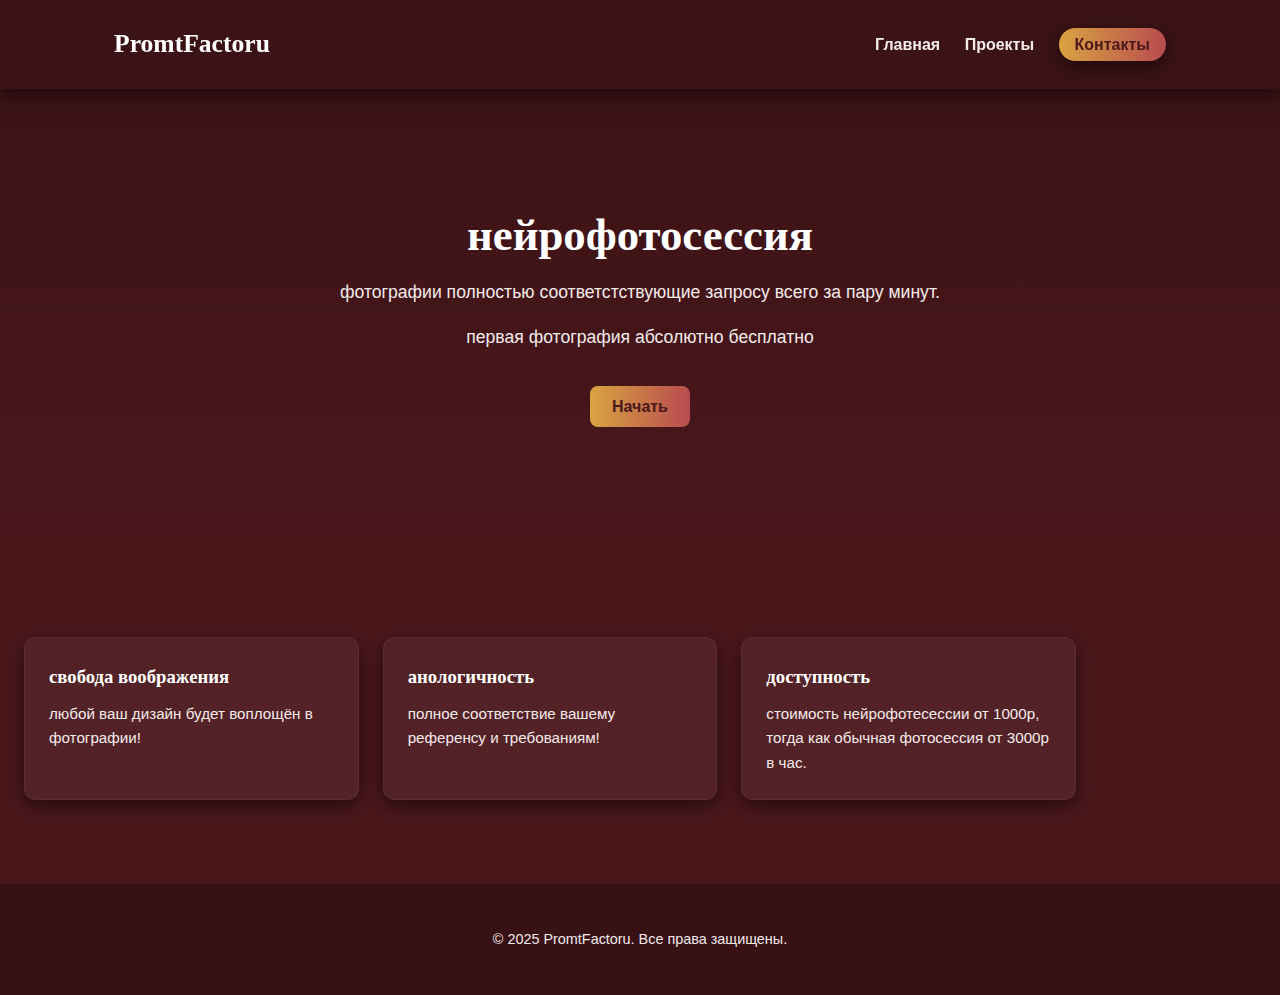
<file: index.html>
<html lang="ru">
<head>
  <meta charset="UTF-8" />
  <meta name="viewport" content="width=device-width, initial-scale=1.0" />
  <title>нейрофотосессии</title>
  <link rel="stylesheet" href="style.css" />
  <link href="style.css" rel="stylesheet">
</head>
<body>
  <header class="site-header">
    <div class="container header-inner">
      <div class="brand">PromtFactoru</div>
      <nav class="nav">
        <a href="#">Главная</a>
        <a href="#">Проекты</a>
        <a class="cta" href="#">Контакты</a>
      </nav>
    </div>
  </header>

  <section class="hero">
    <div class="container hero-inner">
      <h1>нейрофотосессия</h1>
      <p>фотографии полностью соответстствующие запросу всего за пару минут. <br/> первая фотография абсолютно бесплатно</p>
      <a href="#" class="btn-primary">Начать</a>
    </div>
  </section>

  <section class="cards container">
    <div class="card">
      <h3>свобода воображения</h3>
      <p>любой ваш дизайн будет воплощён в фотографии!</p>
    </div>
    <div class="card">
      <h3>анологичность</h3>
      <p>полное соответствие вашему референсу и требованиям!</p>
    </div>
    <div class="card">
      <h3> доступность </h3>
      <p> стоимость нейрофотесессии от 1000р, тогда как обычная фотосессия от 3000р в час. </p>
    </div>
  </section>

  <footer class="footer">
    <div class="container footer-inner">
      <p>© 2025 PromtFactoru. Все права защищены.</p>
    </div>
  </footer>
</body>
</html>
</file>
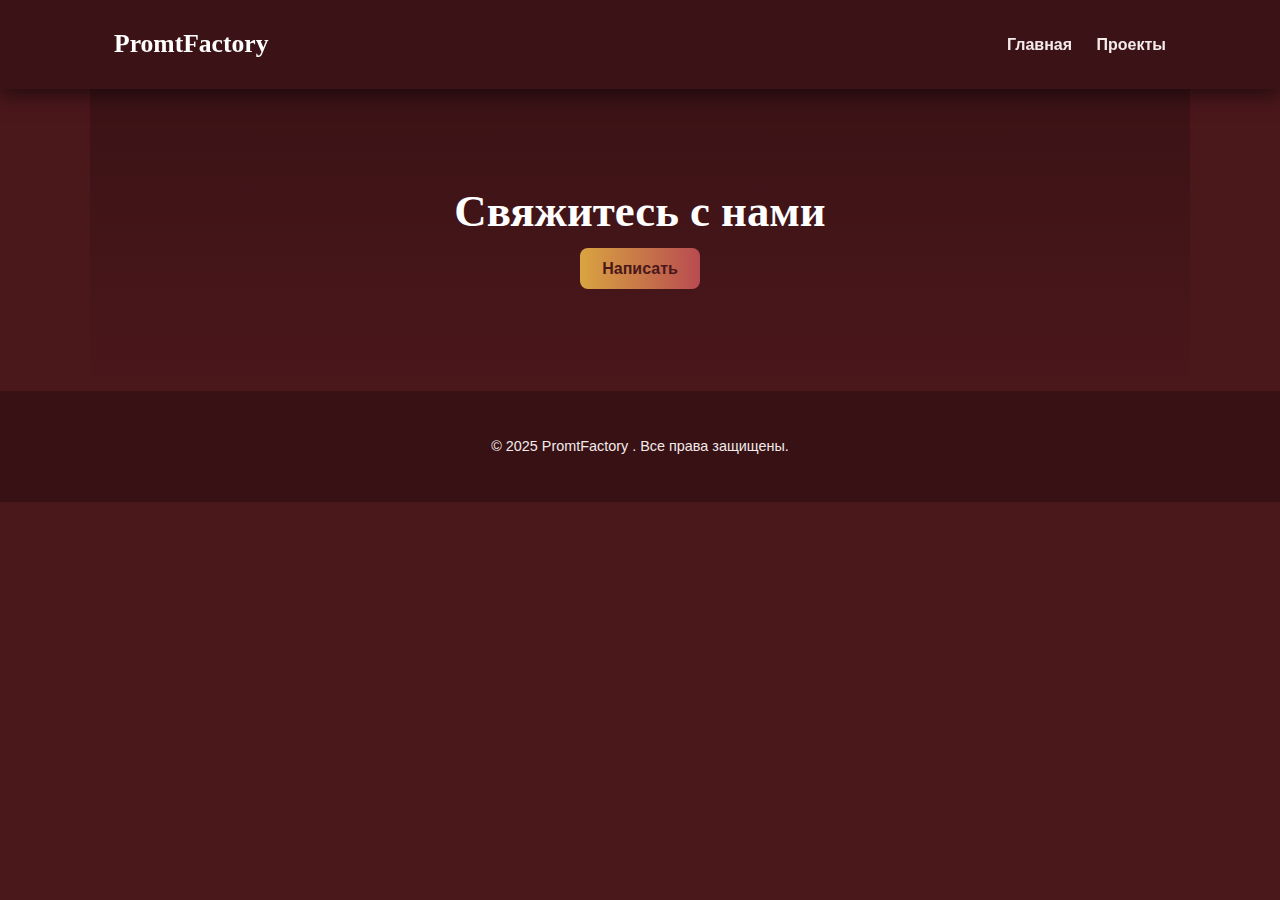
<file: contact.html>
<!DOCTYPE html>
<html lang="ru">
<head>
  <meta charset="UTF-8" />
  <meta name="viewport" content="width=device-width, initial-scale=1.0" />
  <title>Контакты PromtFactory</title>
  <link rel="stylesheet" href="style.css" />
</head>
<body>
  <header class="site-header">
    <div class="container header-inner">
      <div class="brand">PromtFactory</div>
      <nav class="nav">
        <a href="index.html">Главная</a>
        <a href="projects.html">Проекты</a>
      </nav>
    </div>
  </header>

  <section class="container hero">
    <h1>Свяжитесь с нами</h1>
    <a href="https://t.me/marinka_gans" class="btn-primary">Написать</a>
  </section>

  <footer class="footer">
    <div class="container footer-inner">
      <p>© 2025 PromtFactory . Все права защищены.</p>
    </div>
  </footer>
</body>
</html>
</file>
<file: style.css>
:root {
  --bg: #4a171b;
  --text-100: #ffffff;
  --text-90: #f3eaea;
  --accent-1: #d9a441;
  --accent-2: #b84b50;
  --surface: rgba(255, 255, 255, 0.05);
  --shadow: 0 6px 18px rgba(0, 0, 0, 0.5);
  --radius: 12px;
}

/* Базовые стили */
* { box-sizing: border-box; margin: 0; padding: 0; }

body {
  font-family: "Inter", sans-serif;
  background: var(--bg);
  color: var(--text-100);
  line-height: 1.6;
  -webkit-font-smoothing: antialiased;
}

.container {
  max-width: 1100px;
  margin: 0 auto;
  padding: 24px;
}

/* Хедер */
.site-header {
  background: rgba(0, 0, 0, 0.2);
  backdrop-filter: blur(8px);
  position: sticky;
  top: 0;
  z-index: 100;
  box-shadow: var(--shadow);
}

.header-inner {
  display: flex;
  justify-content: space-between;
  align-items: center;
}

.brand {
  font-family: "Playfair Display", serif;
  font-size: 1.6rem;
  font-weight: 700;
}

.nav a {
  color: var(--text-90);
  text-decoration: none;
  margin-left: 20px;
  font-weight: 600;
  transition: color 0.3s ease;
}

.nav a:hover {
  color: var(--accent-1);
}

.nav .cta {
  background: linear-gradient(90deg, var(--accent-1), var(--accent-2));
  padding: 8px 16px;
  border-radius: 999px;
  color: var(--bg);
  box-shadow: var(--shadow);
  transition: transform 0.2s ease;
}

.nav .cta:hover {
  transform: translateY(-2px);
}

/* Hero-секция */
.hero {
  text-align: center;
  padding: 100px 20px;
  background: linear-gradient(180deg, rgba(0,0,0,0.2), transparent);
  line-height: 45px;
}

.hero h1 {
  font-family: "Playfair Display", serif;
  font-size: 2.8rem;
  margin-bottom: 12px;
}

.hero p {
  color: var(--text-90);
  font-size: 1.1rem;
  margin-bottom: 24px;
}

.btn-primary {
  background: linear-gradient(90deg, var(--accent-1), var(--accent-2));
  color: var(--bg);
  padding: 12px 22px;
  border-radius: 8px;
  text-decoration: none;
  font-weight: 600;
  transition: transform 0.2s ease, box-shadow 0.2s ease;
}

.btn-primary:hover {
  transform: translateY(-4px);
  box-shadow: 0 10px 30px rgba(0,0,0,0.4);
}

/* Карточки */
.cards {
  display: grid;
  grid-template-columns: repeat(auto-fit, minmax(280px, 1fr));
  gap: 24px;
  margin: 60px 0;
}

.card {
  background: var(--surface);
  padding: 24px;
  border-radius: var(--radius);
  box-shadow: var(--shadow);
  border: 1px solid rgba(255,255,255,0.05);
  transition: transform 0.25s ease, background 0.25s ease;
}

.card:hover {
  transform: translateY(-6px);
  background: rgba(255,255,255,0.07);
}

.card h3 {
  font-family: "Playfair Display", serif;
  margin-bottom: 10px;
}

.card p {
  color: var(--text-90);
  font-size: 0.95rem;
}

/* Футер */
.footer {
  background: rgba(0,0,0,0.25);
  text-align: center;
  padding: 20px;
  font-size: 0.9rem;
  color: var(--text-90);
}
.nav a.active {
  color: var(--accent-1);
  text-decoration: underline;
}

/* Текстовое поле */
textarea {
  background: rgba(255,255,255,0.03);
  border: 1px solid rgba(255,255,255,0.04);
  padding: 10px 12px;
  border-radius: 8px;
  color: var(--text-100);
  width: 100%;
  resize: vertical;
}
.slider-section {
  display: flex;
  justify-content: center;
  align-items: center;
  padding: 40px 0 80px;
}

.slider {
  position: relative;
  width: 90%;
  max-width: 1000px;
  overflow: hidden;
  border-radius: 16px;
  box-shadow: 0 6px 20px rgba(0, 0, 0, 0.6);
}

.slides {
  display: flex;
  transition: transform 0.7s ease;
}

.slides img {
  width: 100%;
  border-radius: 16px;
}

/* Кнопки */
.prev, .next {
  position: absolute;
  top: 50%;
  transform: translateY(-50%);
  background: rgba(0,0,0,0.4);
  color: var(--text-100);
  border: none;
  font-size: 2rem;
  padding: 10px 16px;
  border-radius: 50%;
  cursor: pointer;
  transition: background 0.3s ease;
  z-index: 10;
}

.prev:hover, .next:hover {
  background: rgba(0,0,0,0.7);
}

.prev { left: 20px; }
.next { right: 20px; }

/* Мобильная адаптация */
@media (max-width: 600px) {
  .prev, .next {
    font-size: 1.5rem;
    padding: 6px 10px;
  }
</file>
